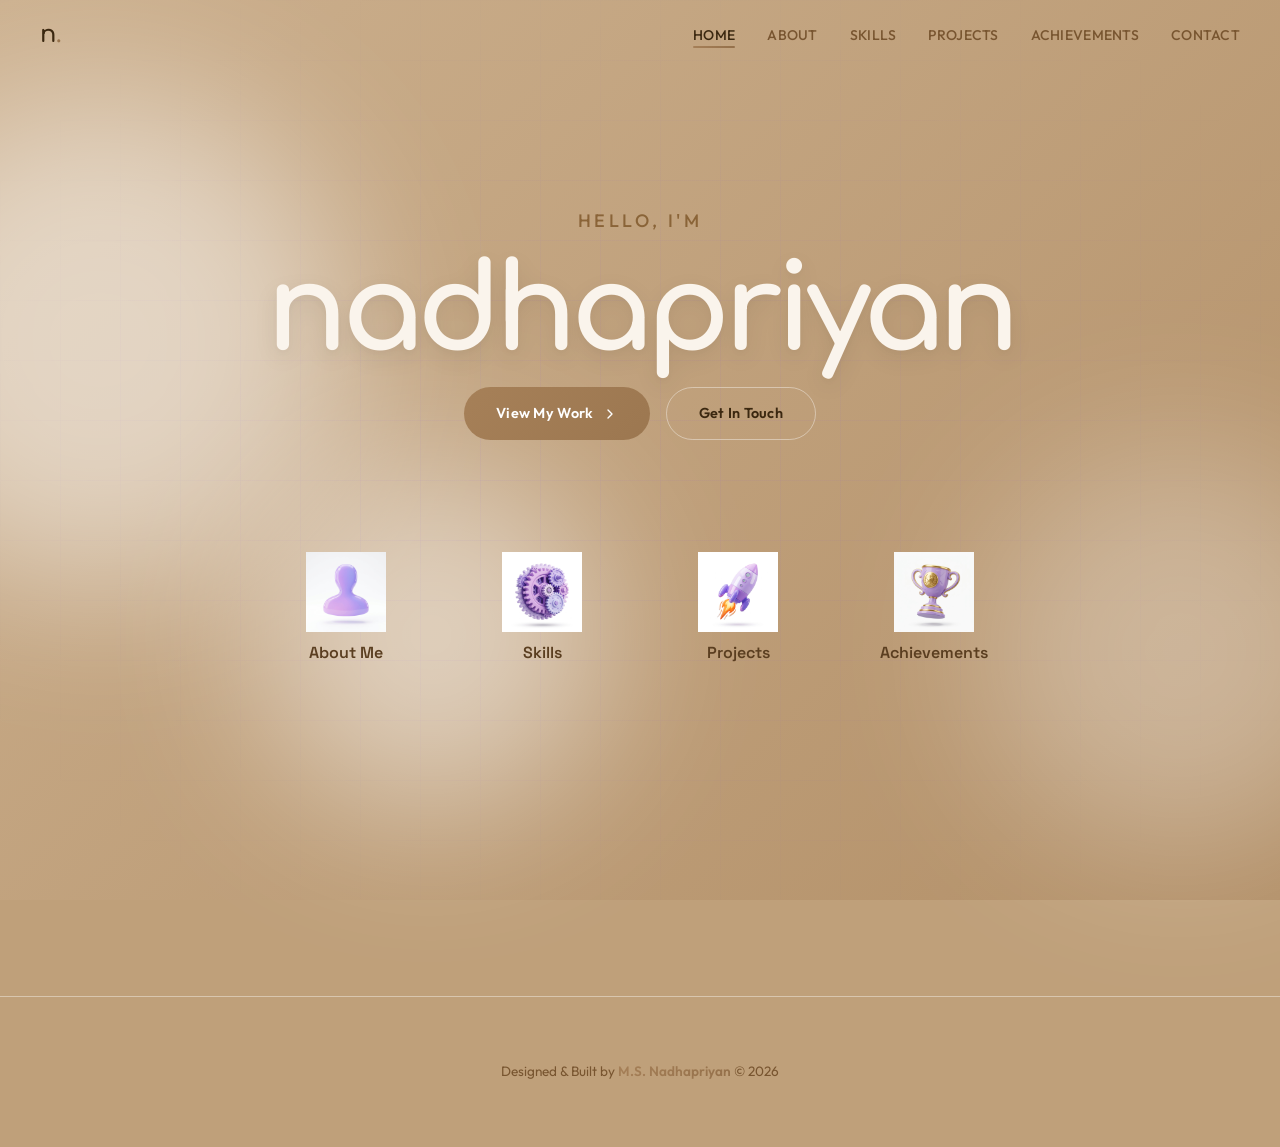
<file: index.html>
<!DOCTYPE html>
<html lang="en">
<head>
  <meta charset="UTF-8">
  <meta name="viewport" content="width=device-width, initial-scale=1.0">
  <title>M.S. Nadhapriyan — Engineer, Innovator & Founder</title>
  <meta name="description" content="Portfolio of M.S. Nadhapriyan — Multidisciplinary engineer specializing in E-Vehicles, Robotics, IoT, Cybersecurity, and AI.">
  <link rel="preconnect" href="https://fonts.googleapis.com">
  <link rel="preconnect" href="https://fonts.gstatic.com" crossorigin>
  <link href="https://fonts.googleapis.com/css2?family=Comfortaa:wght@400;500;600;700&family=Outfit:wght@300;400;500;600;700&family=Space+Grotesk:wght@400;500;600;700&display=swap" rel="stylesheet">
  <link rel="stylesheet" href="styles.css">
</head>
<body>
  <div class="orb orb--violet" aria-hidden="true"></div>
  <div class="orb orb--blue" aria-hidden="true"></div>
  <div class="orb orb--orange" aria-hidden="true"></div>

  <!-- NAV -->
  <nav class="nav" id="navbar" role="navigation" aria-label="Main Navigation">
    <div class="nav__inner">
      <a href="index.html" class="nav__logo" id="nav-logo">n<span>.</span></a>
      <ul class="nav__links" id="nav-links">
        <li><a href="index.html" class="nav__link active">Home</a></li>
        <li><a href="about.html" class="nav__link">About</a></li>
        <li><a href="skills.html" class="nav__link">Skills</a></li>
        <li><a href="projects.html" class="nav__link">Projects</a></li>
        <li><a href="achievements.html" class="nav__link">Achievements</a></li>
        <li><a href="contact.html" class="nav__link">Contact</a></li>
      </ul>
      <button class="nav__hamburger" id="nav-hamburger" aria-label="Toggle navigation menu" aria-expanded="false">
        <span></span><span></span><span></span>
      </button>
    </div>
  </nav>

  <!-- HERO -->
  <section class="hero" id="hero">
    <div class="hero__bg-grid" aria-hidden="true"></div>
    <div class="hero__content">
      <p class="hero__greeting">Hello, I'm</p>
      <h1 class="hero__name"><span class="gradient-text">nadhapriyan</span></h1>
      <div class="hero__cta-group">
        <a href="projects.html" class="btn btn--primary" id="hero-cta-projects">
          View My Work
          <svg width="16" height="16" viewBox="0 0 24 24" fill="none" stroke="currentColor" stroke-width="2" stroke-linecap="round" stroke-linejoin="round"><path d="m9 18 6-6-6-6"/></svg>
        </a>
        <a href="contact.html" class="btn btn--outline" id="hero-cta-contact">Get In Touch</a>
      </div>

      <!-- Quick nav cards -->
      <div class="hero__nav-grid">
        <a href="about.html" class="hero__nav-card" id="nav-card-about">
          <img src="assets/icon_about.png" alt="About Me" class="hero__nav-card-icon-img">
          <span class="hero__nav-card-label">About Me</span>
        </a>
        <a href="skills.html" class="hero__nav-card" id="nav-card-skills">
          <img src="assets/icon_skills.png" alt="Skills" class="hero__nav-card-icon-img">
          <span class="hero__nav-card-label">Skills</span>
        </a>
        <a href="projects.html" class="hero__nav-card" id="nav-card-projects">
          <img src="assets/icon_projects.png" alt="Projects" class="hero__nav-card-icon-img">
          <span class="hero__nav-card-label">Projects</span>
        </a>
        <a href="achievements.html" class="hero__nav-card" id="nav-card-achievements">
          <img src="assets/icon_achievements.png" alt="Achievements" class="hero__nav-card-icon-img">
          <span class="hero__nav-card-label">Achievements</span>
        </a>
      </div>
    </div>

  </section>

  <footer class="footer">
    <p>Designed & Built by <span>M.S. Nadhapriyan</span> &copy; 2026</p>
  </footer>

  <script src="script.js"></script>
</body>
</html>
</file>
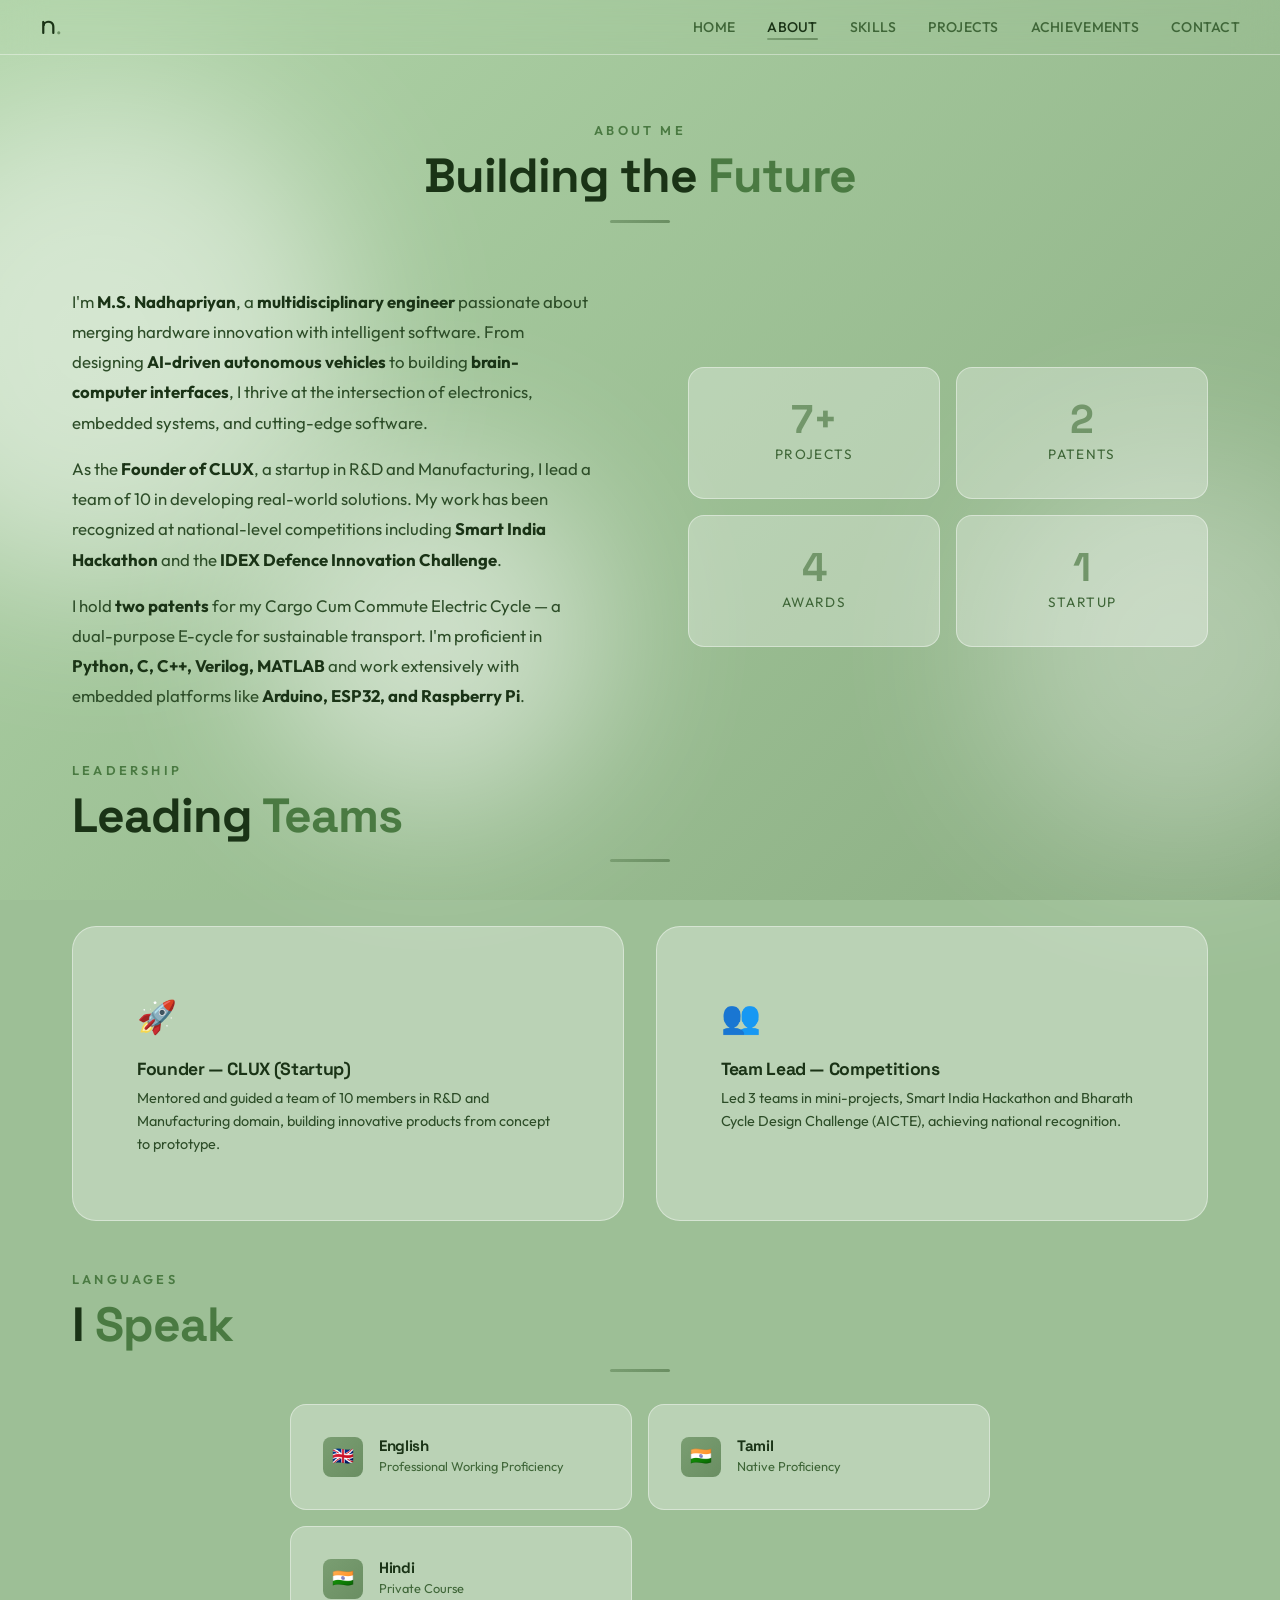
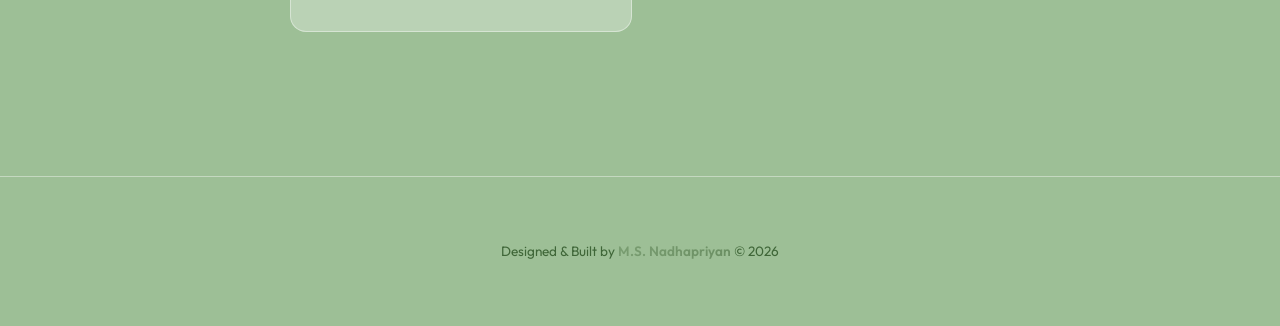
<file: about.html>
<!DOCTYPE html>
<html lang="en">
<head>
  <meta charset="UTF-8">
  <meta name="viewport" content="width=device-width, initial-scale=1.0">
  <title>About — M.S. Nadhapriyan</title>
  <meta name="description" content="Learn about M.S. Nadhapriyan — multidisciplinary engineer, patent holder, and startup founder.">
  <link rel="preconnect" href="https://fonts.googleapis.com">
  <link rel="preconnect" href="https://fonts.gstatic.com" crossorigin>
  <link href="https://fonts.googleapis.com/css2?family=Comfortaa:wght@400;500;600;700&family=Outfit:wght@300;400;500;600;700&family=Space+Grotesk:wght@400;500;600;700&display=swap" rel="stylesheet">
  <link rel="stylesheet" href="styles.css">
</head>
<body>
  <div class="orb orb--violet" aria-hidden="true"></div>
  <div class="orb orb--blue" aria-hidden="true"></div>
  <div class="orb orb--orange" aria-hidden="true"></div>

  <nav class="nav scrolled" id="navbar" role="navigation" aria-label="Main Navigation">
    <div class="nav__inner">
      <a href="index.html" class="nav__logo">n<span>.</span></a>
      <ul class="nav__links" id="nav-links">
        <li><a href="index.html" class="nav__link">Home</a></li>
        <li><a href="about.html" class="nav__link active">About</a></li>
        <li><a href="skills.html" class="nav__link">Skills</a></li>
        <li><a href="projects.html" class="nav__link">Projects</a></li>
        <li><a href="achievements.html" class="nav__link">Achievements</a></li>
        <li><a href="contact.html" class="nav__link">Contact</a></li>
      </ul>
      <button class="nav__hamburger" id="nav-hamburger" aria-label="Toggle navigation menu" aria-expanded="false">
        <span></span><span></span><span></span>
      </button>
    </div>
  </nav>

  <main class="page-content">
    <div class="page-header">
      <div class="container">
        <span class="section-label">About Me</span>
        <h1 class="section-title">Building the <span class="gradient-text">Future</span></h1>
        <div class="section-divider"></div>
      </div>
    </div>

    <section class="container">
      <div class="about__grid">
        <div class="about__text reveal">
          <p>
            I'm <strong>M.S. Nadhapriyan</strong>, a <strong>multidisciplinary engineer</strong> passionate about merging hardware innovation with intelligent software. From designing <strong>AI-driven autonomous vehicles</strong> to building <strong>brain-computer interfaces</strong>, I thrive at the intersection of electronics, embedded systems, and cutting-edge software.
          </p>
          <p>
            As the <strong>Founder of CLUX</strong>, a startup in R&D and Manufacturing, I lead a team of 10 in developing real-world solutions. My work has been recognized at national-level competitions including <strong>Smart India Hackathon</strong> and the <strong>IDEX Defence Innovation Challenge</strong>.
          </p>
          <p>
            I hold <strong>two patents</strong> for my Cargo Cum Commute Electric Cycle — a dual-purpose E-cycle for sustainable transport. I'm proficient in <strong>Python, C, C++, Verilog, MATLAB</strong> and work extensively with embedded platforms like <strong>Arduino, ESP32, and Raspberry Pi</strong>.
          </p>
        </div>

        <div class="about__stats reveal reveal-delay-2">
          <div class="stat-card" id="stat-projects">
            <div class="stat-card__number">7+</div>
            <div class="stat-card__label">Projects</div>
          </div>
          <div class="stat-card" id="stat-patents">
            <div class="stat-card__number">2</div>
            <div class="stat-card__label">Patents</div>
          </div>
          <div class="stat-card" id="stat-awards">
            <div class="stat-card__number">4</div>
            <div class="stat-card__label">Awards</div>
          </div>
          <div class="stat-card" id="stat-startup">
            <div class="stat-card__number">1</div>
            <div class="stat-card__label">Startup</div>
          </div>
        </div>
      </div>
    </section>

    <!-- Leadership -->
    <section class="container" style="padding-top: 2rem;">
      <div class="section-header reveal" style="margin-bottom: 2rem;">
        <span class="section-label">Leadership</span>
        <h2 class="section-title">Leading <span class="gradient-text">Teams</span></h2>
        <div class="section-divider"></div>
      </div>
      <div class="leadership__grid">
        <div class="leadership-card reveal reveal-delay-1" id="leadership-clux">
          <div class="leadership-card__icon">&#128640;</div>
          <h3 class="leadership-card__title">Founder — CLUX (Startup)</h3>
          <p class="leadership-card__desc">Mentored and guided a team of 10 members in R&D and Manufacturing domain, building innovative products from concept to prototype.</p>
        </div>
        <div class="leadership-card reveal reveal-delay-2" id="leadership-teams">
          <div class="leadership-card__icon">&#128101;</div>
          <h3 class="leadership-card__title">Team Lead — Competitions</h3>
          <p class="leadership-card__desc">Led 3 teams in mini-projects, Smart India Hackathon and Bharath Cycle Design Challenge (AICTE), achieving national recognition.</p>
        </div>
      </div>
    </section>

    <!-- Languages -->
    <section class="container" style="padding: 3rem 2rem;">
      <div class="section-header reveal" style="margin-bottom: 2rem;">
        <span class="section-label">Languages</span>
        <h2 class="section-title">I <span class="gradient-text">Speak</span></h2>
        <div class="section-divider"></div>
      </div>
      <div class="certifications__grid reveal" style="max-width: 700px;">
        <div class="cert-card">
          <div class="cert-card__icon">&#127468;&#127463;</div>
          <div>
            <h3 class="cert-card__title">English</h3>
            <p class="cert-card__org">Professional Working Proficiency</p>
          </div>
        </div>
        <div class="cert-card">
          <div class="cert-card__icon">&#127470;&#127475;</div>
          <div>
            <h3 class="cert-card__title">Tamil</h3>
            <p class="cert-card__org">Native Proficiency</p>
          </div>
        </div>
        <div class="cert-card">
          <div class="cert-card__icon">&#127470;&#127475;</div>
          <div>
            <h3 class="cert-card__title">Hindi</h3>
            <p class="cert-card__org">Private Course</p>
          </div>
        </div>
      </div>
    </section>
  </main>

  <footer class="footer">
    <p>Designed & Built by <span>M.S. Nadhapriyan</span> &copy; 2026</p>
  </footer>

  <script src="script.js"></script>
</body>
</html>
</file>
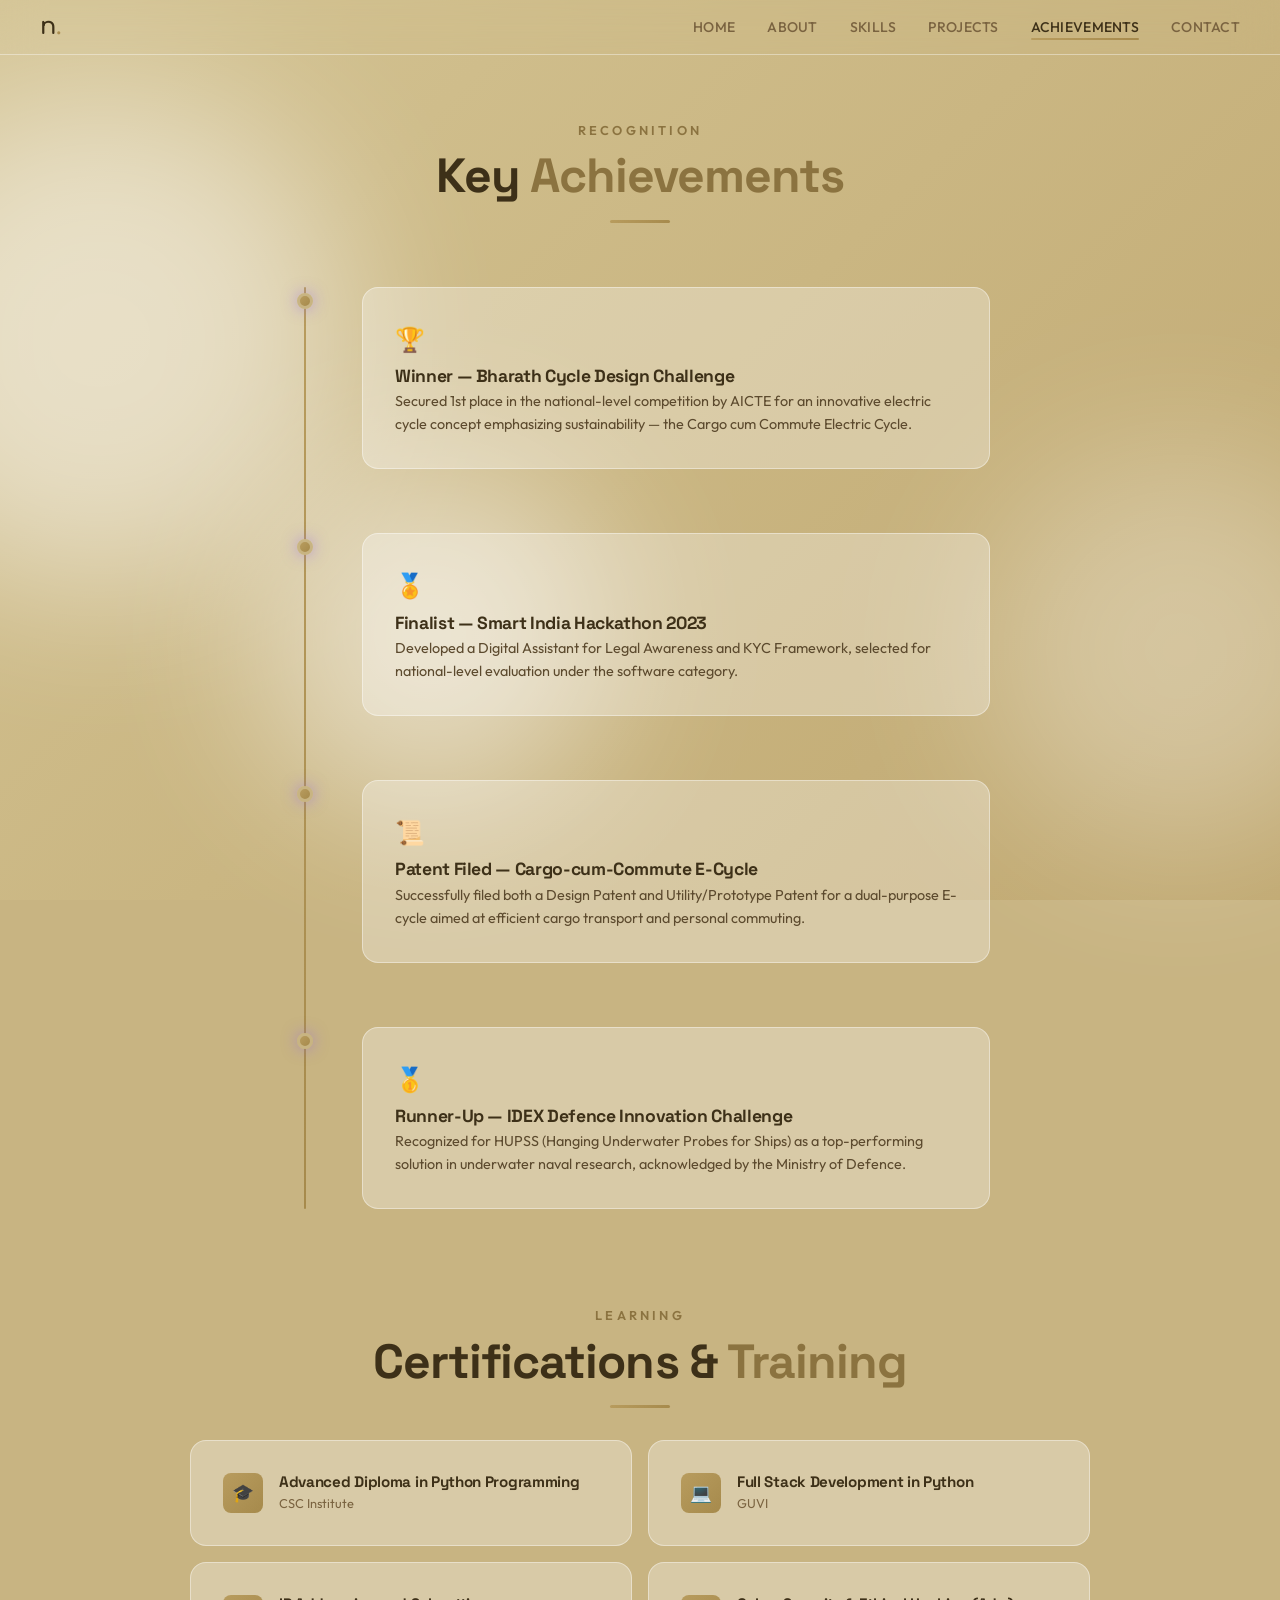
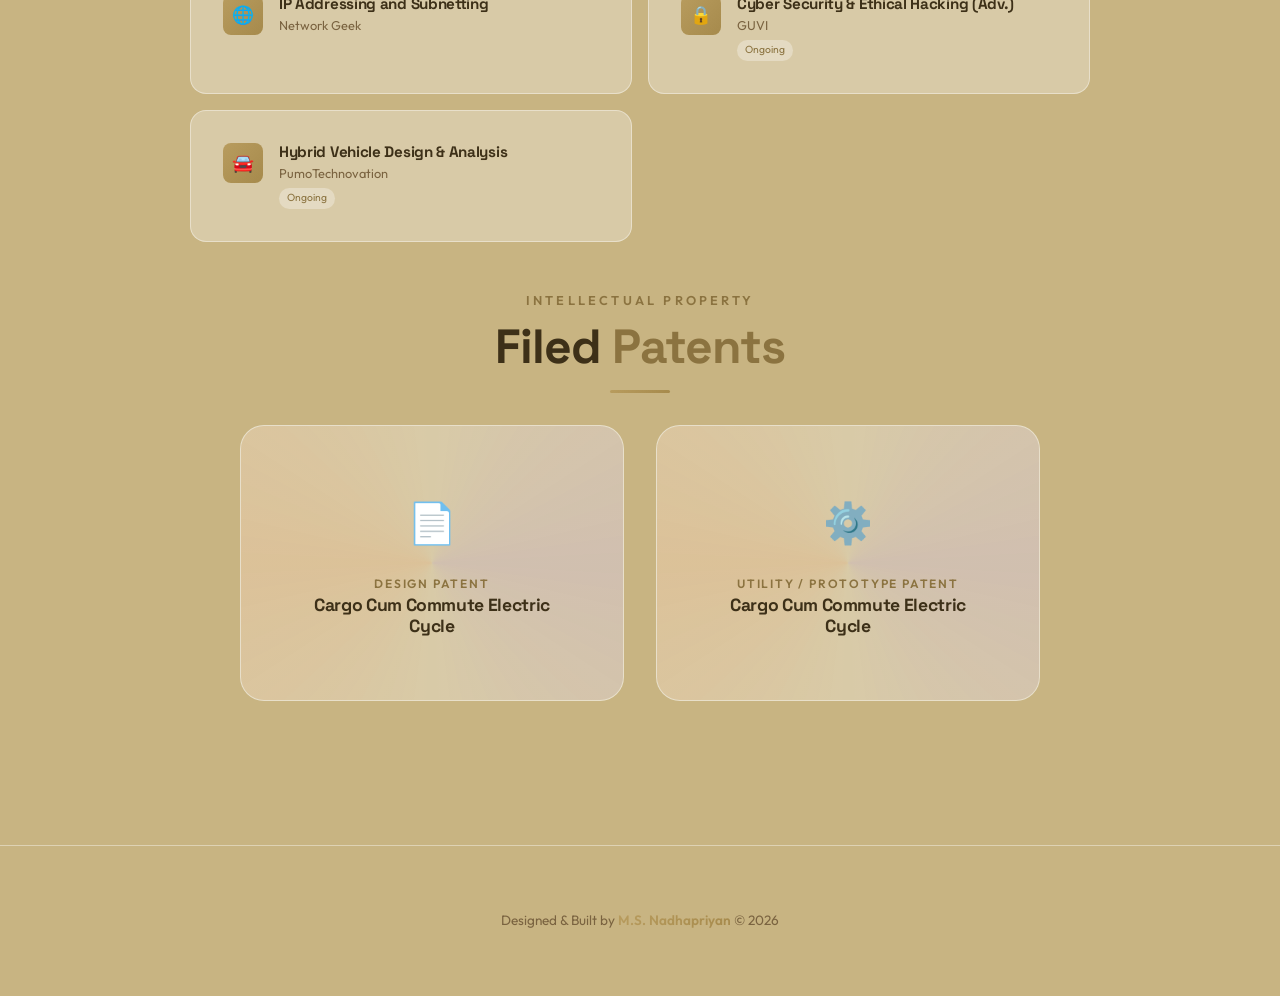
<file: achievements.html>
<!DOCTYPE html>
<html lang="en">
<head>
  <meta charset="UTF-8">
  <meta name="viewport" content="width=device-width, initial-scale=1.0">
  <title>Achievements — M.S. Nadhapriyan</title>
  <meta name="description" content="Achievements, certifications, and patents by M.S. Nadhapriyan.">
  <link rel="preconnect" href="https://fonts.googleapis.com">
  <link rel="preconnect" href="https://fonts.gstatic.com" crossorigin>
  <link href="https://fonts.googleapis.com/css2?family=Comfortaa:wght@400;500;600;700&family=Outfit:wght@300;400;500;600;700&family=Space+Grotesk:wght@400;500;600;700&display=swap" rel="stylesheet">
  <link rel="stylesheet" href="styles.css">
</head>
<body>
  <div class="orb orb--violet" aria-hidden="true"></div>
  <div class="orb orb--blue" aria-hidden="true"></div>
  <div class="orb orb--orange" aria-hidden="true"></div>

  <nav class="nav scrolled" id="navbar" role="navigation" aria-label="Main Navigation">
    <div class="nav__inner">
      <a href="index.html" class="nav__logo">n<span>.</span></a>
      <ul class="nav__links" id="nav-links">
        <li><a href="index.html" class="nav__link">Home</a></li>
        <li><a href="about.html" class="nav__link">About</a></li>
        <li><a href="skills.html" class="nav__link">Skills</a></li>
        <li><a href="projects.html" class="nav__link">Projects</a></li>
        <li><a href="achievements.html" class="nav__link active">Achievements</a></li>
        <li><a href="contact.html" class="nav__link">Contact</a></li>
      </ul>
      <button class="nav__hamburger" id="nav-hamburger" aria-label="Toggle navigation menu" aria-expanded="false">
        <span></span><span></span><span></span>
      </button>
    </div>
  </nav>

  <main class="page-content">
    <!-- ACHIEVEMENTS -->
    <div class="page-header">
      <div class="container">
        <span class="section-label">Recognition</span>
        <h1 class="section-title">Key <span class="gradient-text">Achievements</span></h1>
        <div class="section-divider"></div>
      </div>
    </div>

    <section class="container">
      <div class="achievements__timeline">
        <div class="achievement-item reveal reveal-delay-1">
          <div class="achievement-item__dot"></div>
          <div class="achievement-item__card" id="achievement-bcdc">
            <span class="achievement-item__emoji">&#127942;</span>
            <h2 class="achievement-item__title">Winner — Bharath Cycle Design Challenge</h2>
            <p class="achievement-item__desc">Secured 1st place in the national-level competition by AICTE for an innovative electric cycle concept emphasizing sustainability — the Cargo cum Commute Electric Cycle.</p>
          </div>
        </div>
        <div class="achievement-item reveal reveal-delay-2">
          <div class="achievement-item__dot"></div>
          <div class="achievement-item__card" id="achievement-sih">
            <span class="achievement-item__emoji">&#127941;</span>
            <h2 class="achievement-item__title">Finalist — Smart India Hackathon 2023</h2>
            <p class="achievement-item__desc">Developed a Digital Assistant for Legal Awareness and KYC Framework, selected for national-level evaluation under the software category.</p>
          </div>
        </div>
        <div class="achievement-item reveal reveal-delay-3">
          <div class="achievement-item__dot"></div>
          <div class="achievement-item__card" id="achievement-patent">
            <span class="achievement-item__emoji">&#128220;</span>
            <h2 class="achievement-item__title">Patent Filed — Cargo-cum-Commute E-Cycle</h2>
            <p class="achievement-item__desc">Successfully filed both a Design Patent and Utility/Prototype Patent for a dual-purpose E-cycle aimed at efficient cargo transport and personal commuting.</p>
          </div>
        </div>
        <div class="achievement-item reveal reveal-delay-4">
          <div class="achievement-item__dot"></div>
          <div class="achievement-item__card" id="achievement-idex">
            <span class="achievement-item__emoji">&#129351;</span>
            <h2 class="achievement-item__title">Runner-Up — IDEX Defence Innovation Challenge</h2>
            <p class="achievement-item__desc">Recognized for HUPSS (Hanging Underwater Probes for Ships) as a top-performing solution in underwater naval research, acknowledged by the Ministry of Defence.</p>
          </div>
        </div>
      </div>
    </section>

    <!-- CERTIFICATIONS -->
    <section class="container" style="padding-top: 2rem;">
      <div class="section-header reveal" style="margin-bottom: 2rem; text-align: center;">
        <span class="section-label">Learning</span>
        <h2 class="section-title">Certifications & <span class="gradient-text">Training</span></h2>
        <div class="section-divider"></div>
      </div>
      <div class="certifications__grid">
        <div class="cert-card reveal reveal-delay-1" id="cert-adpp">
          <div class="cert-card__icon">&#127891;</div>
          <div>
            <h3 class="cert-card__title">Advanced Diploma in Python Programming</h3>
            <p class="cert-card__org">CSC Institute</p>
          </div>
        </div>
        <div class="cert-card reveal reveal-delay-2" id="cert-fullstack">
          <div class="cert-card__icon">&#128187;</div>
          <div>
            <h3 class="cert-card__title">Full Stack Development in Python</h3>
            <p class="cert-card__org">GUVI</p>
          </div>
        </div>
        <div class="cert-card reveal reveal-delay-3" id="cert-networking">
          <div class="cert-card__icon">&#127760;</div>
          <div>
            <h3 class="cert-card__title">IP Addressing and Subnetting</h3>
            <p class="cert-card__org">Network Geek</p>
          </div>
        </div>
        <div class="cert-card reveal reveal-delay-4" id="cert-cybersec">
          <div class="cert-card__icon">&#128274;</div>
          <div>
            <h3 class="cert-card__title">Cyber Security & Ethical Hacking (Adv.)</h3>
            <p class="cert-card__org">GUVI</p>
            <span class="cert-card__badge">Ongoing</span>
          </div>
        </div>
        <div class="cert-card reveal reveal-delay-5" id="cert-vehicle">
          <div class="cert-card__icon">&#128664;</div>
          <div>
            <h3 class="cert-card__title">Hybrid Vehicle Design & Analysis</h3>
            <p class="cert-card__org">PumoTechnovation</p>
            <span class="cert-card__badge">Ongoing</span>
          </div>
        </div>
      </div>
    </section>

    <!-- PATENTS -->
    <section class="container" style="padding: 3rem 2rem;">
      <div class="section-header reveal" style="margin-bottom: 2rem; text-align: center;">
        <span class="section-label">Intellectual Property</span>
        <h2 class="section-title">Filed <span class="gradient-text">Patents</span></h2>
        <div class="section-divider"></div>
      </div>
      <div class="patents__grid">
        <div class="patent-card reveal reveal-delay-1" id="patent-design">
          <div class="patent-card__icon">&#128196;</div>
          <span class="patent-card__type">Design Patent</span>
          <h3 class="patent-card__title">Cargo Cum Commute Electric Cycle</h3>
        </div>
        <div class="patent-card reveal reveal-delay-2" id="patent-utility">
          <div class="patent-card__icon">&#9881;&#65039;</div>
          <span class="patent-card__type">Utility / Prototype Patent</span>
          <h3 class="patent-card__title">Cargo Cum Commute Electric Cycle</h3>
        </div>
      </div>
    </section>
  </main>

  <footer class="footer">
    <p>Designed & Built by <span>M.S. Nadhapriyan</span> &copy; 2026</p>
  </footer>
  <script src="script.js"></script>
</body>
</html>
</file>
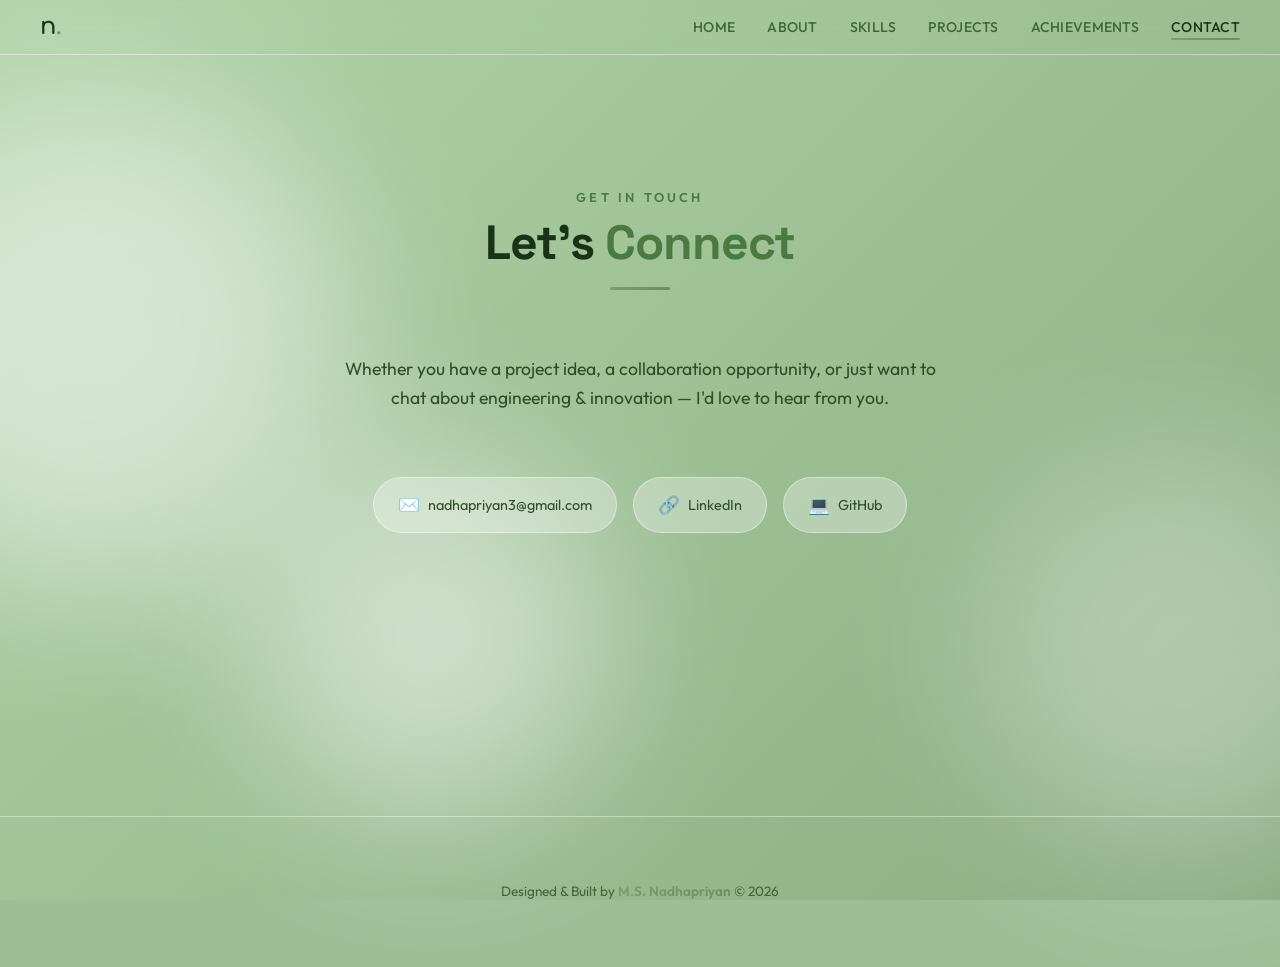
<file: contact.html>
<!DOCTYPE html>
<html lang="en">
<head>
  <meta charset="UTF-8">
  <meta name="viewport" content="width=device-width, initial-scale=1.0">
  <title>Contact — M.S. Nadhapriyan</title>
  <meta name="description" content="Get in touch with M.S. Nadhapriyan for collaboration and opportunities.">
  <link rel="preconnect" href="https://fonts.googleapis.com">
  <link rel="preconnect" href="https://fonts.gstatic.com" crossorigin>
  <link href="https://fonts.googleapis.com/css2?family=Comfortaa:wght@400;500;600;700&family=Outfit:wght@300;400;500;600;700&family=Space+Grotesk:wght@400;500;600;700&display=swap" rel="stylesheet">
  <link rel="stylesheet" href="styles.css">
</head>
<body>
  <div class="orb orb--violet" aria-hidden="true"></div>
  <div class="orb orb--blue" aria-hidden="true"></div>
  <div class="orb orb--orange" aria-hidden="true"></div>

  <nav class="nav scrolled" id="navbar" role="navigation" aria-label="Main Navigation">
    <div class="nav__inner">
      <a href="index.html" class="nav__logo">n<span>.</span></a>
      <ul class="nav__links" id="nav-links">
        <li><a href="index.html" class="nav__link">Home</a></li>
        <li><a href="about.html" class="nav__link">About</a></li>
        <li><a href="skills.html" class="nav__link">Skills</a></li>
        <li><a href="projects.html" class="nav__link">Projects</a></li>
        <li><a href="achievements.html" class="nav__link">Achievements</a></li>
        <li><a href="contact.html" class="nav__link active">Contact</a></li>
      </ul>
      <button class="nav__hamburger" id="nav-hamburger" aria-label="Toggle navigation menu" aria-expanded="false">
        <span></span><span></span><span></span>
      </button>
    </div>
  </nav>

  <main class="page-content" style="min-height: 80vh; display: flex; align-items: center;">
    <div class="container" style="width: 100%;">
      <div class="page-header" style="padding-top: 0;">
        <span class="section-label">Get In Touch</span>
        <h1 class="section-title">Let's <span class="gradient-text">Connect</span></h1>
        <div class="section-divider"></div>
      </div>

      <div class="contact__content reveal">
        <p class="contact__subtitle">
          Whether you have a project idea, a collaboration opportunity, or just want to chat about engineering & innovation — I'd love to hear from you.
        </p>

        <div class="contact__links">
          <a href="mailto:nadhapriyan3@gmail.com" class="contact__link" id="contact-email">
            <span class="contact__link-icon">&#9993;&#65039;</span>
            nadhapriyan3@gmail.com
          </a>
          <a href="https://www.linkedin.com/in/nadhapriyanms" target="_blank" class="contact__link" id="contact-linkedin">
            <span class="contact__link-icon">&#128279;</span>
            LinkedIn
          </a>
          <a href="https://github.com/nadhapriyan001" target="_blank" class="contact__link" id="contact-github">
            <span class="contact__link-icon">&#128187;</span>
            GitHub
          </a>
        </div>
      </div>
    </div>
  </main>

  <footer class="footer">
    <p>Designed & Built by <span>M.S. Nadhapriyan</span> &copy; 2026</p>
  </footer>
  <script src="script.js"></script>
</body>
</html>
</file>
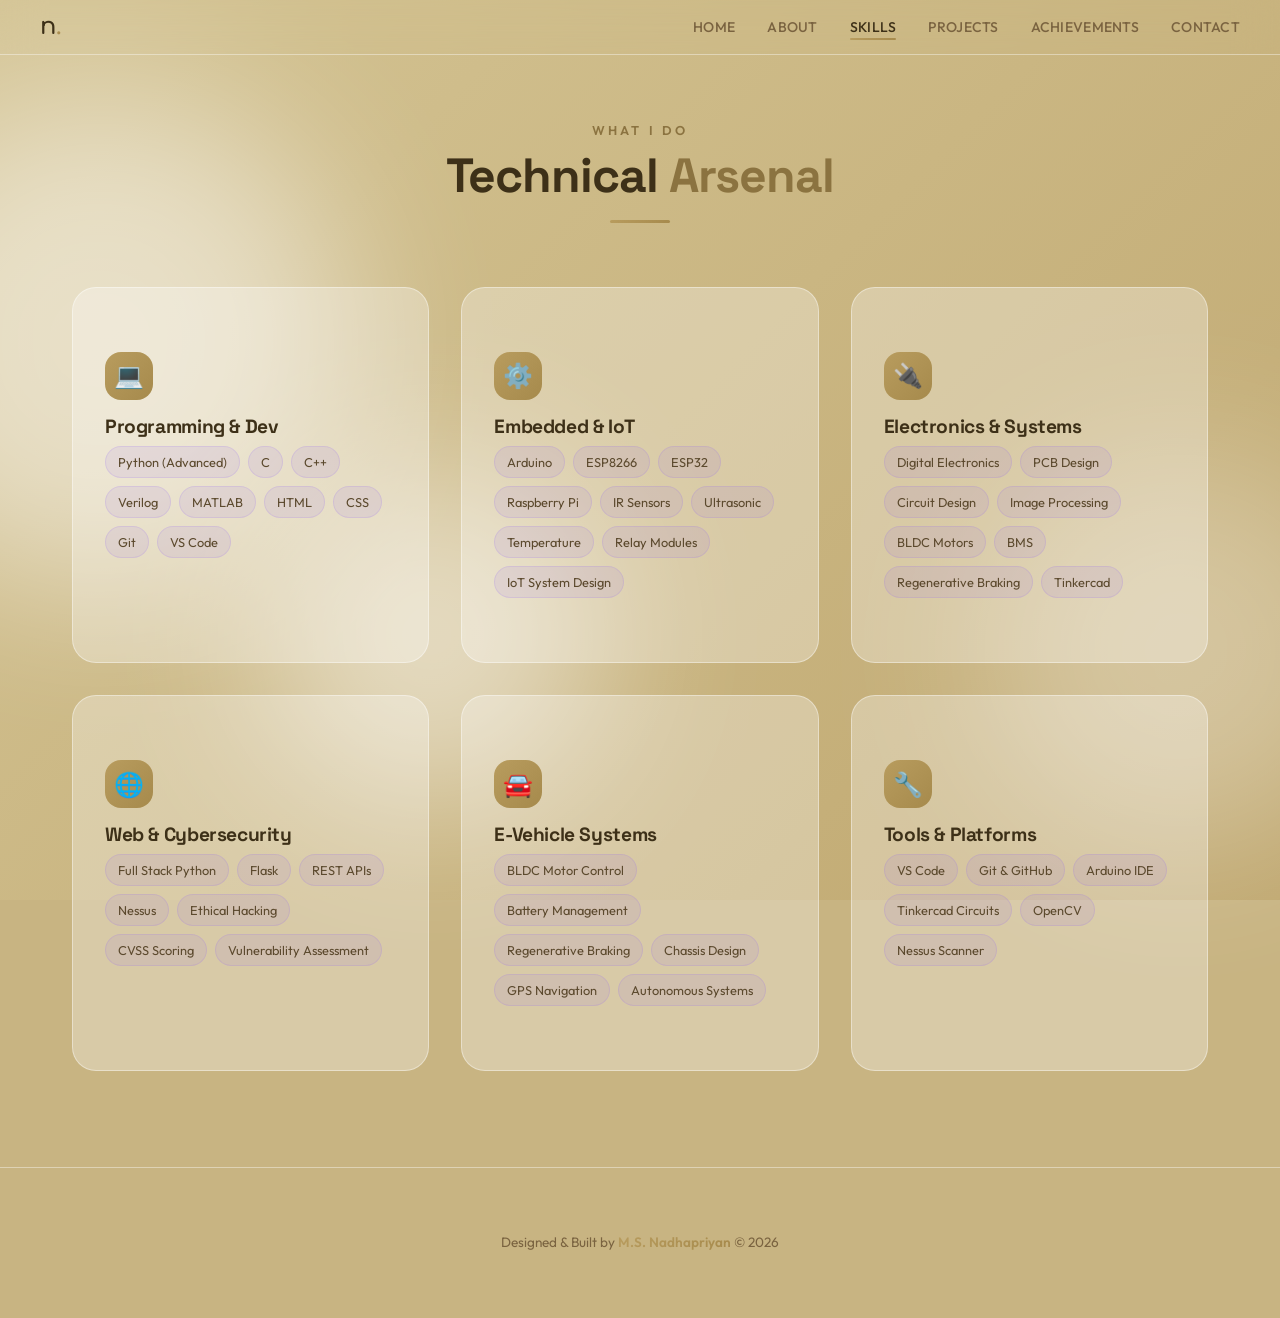
<file: skills.html>
<!DOCTYPE html>
<html lang="en">
<head>
  <meta charset="UTF-8">
  <meta name="viewport" content="width=device-width, initial-scale=1.0">
  <title>Skills — M.S. Nadhapriyan</title>
  <meta name="description" content="Technical skills of M.S. Nadhapriyan — Programming, Embedded Systems, IoT, Electronics, and Cybersecurity.">
  <link rel="preconnect" href="https://fonts.googleapis.com">
  <link rel="preconnect" href="https://fonts.gstatic.com" crossorigin>
  <link href="https://fonts.googleapis.com/css2?family=Comfortaa:wght@400;500;600;700&family=Outfit:wght@300;400;500;600;700&family=Space+Grotesk:wght@400;500;600;700&display=swap" rel="stylesheet">
  <link rel="stylesheet" href="styles.css">
</head>
<body>
  <div class="orb orb--violet" aria-hidden="true"></div>
  <div class="orb orb--blue" aria-hidden="true"></div>
  <div class="orb orb--orange" aria-hidden="true"></div>

  <nav class="nav scrolled" id="navbar" role="navigation" aria-label="Main Navigation">
    <div class="nav__inner">
      <a href="index.html" class="nav__logo">n<span>.</span></a>
      <ul class="nav__links" id="nav-links">
        <li><a href="index.html" class="nav__link">Home</a></li>
        <li><a href="about.html" class="nav__link">About</a></li>
        <li><a href="skills.html" class="nav__link active">Skills</a></li>
        <li><a href="projects.html" class="nav__link">Projects</a></li>
        <li><a href="achievements.html" class="nav__link">Achievements</a></li>
        <li><a href="contact.html" class="nav__link">Contact</a></li>
      </ul>
      <button class="nav__hamburger" id="nav-hamburger" aria-label="Toggle navigation menu" aria-expanded="false">
        <span></span><span></span><span></span>
      </button>
    </div>
  </nav>

  <main class="page-content">
    <div class="page-header">
      <div class="container">
        <span class="section-label">What I Do</span>
        <h1 class="section-title">Technical <span class="gradient-text">Arsenal</span></h1>
        <div class="section-divider"></div>
      </div>
    </div>

    <section class="container">
      <div class="skills__grid">
        <div class="skill-card reveal reveal-delay-1" id="skill-programming">
          <div class="skill-card__icon">&#128187;</div>
          <h2 class="skill-card__title">Programming & Dev</h2>
          <div class="skill-card__items">
            <span class="skill-tag">Python (Advanced)</span>
            <span class="skill-tag">C</span>
            <span class="skill-tag">C++</span>
            <span class="skill-tag">Verilog</span>
            <span class="skill-tag">MATLAB</span>
            <span class="skill-tag">HTML</span>
            <span class="skill-tag">CSS</span>
            <span class="skill-tag">Git</span>
            <span class="skill-tag">VS Code</span>
          </div>
        </div>

        <div class="skill-card reveal reveal-delay-2" id="skill-embedded">
          <div class="skill-card__icon">&#9881;&#65039;</div>
          <h2 class="skill-card__title">Embedded & IoT</h2>
          <div class="skill-card__items">
            <span class="skill-tag">Arduino</span>
            <span class="skill-tag">ESP8266</span>
            <span class="skill-tag">ESP32</span>
            <span class="skill-tag">Raspberry Pi</span>
            <span class="skill-tag">IR Sensors</span>
            <span class="skill-tag">Ultrasonic</span>
            <span class="skill-tag">Temperature</span>
            <span class="skill-tag">Relay Modules</span>
            <span class="skill-tag">IoT System Design</span>
          </div>
        </div>

        <div class="skill-card reveal reveal-delay-3" id="skill-electronics">
          <div class="skill-card__icon">&#128268;</div>
          <h2 class="skill-card__title">Electronics & Systems</h2>
          <div class="skill-card__items">
            <span class="skill-tag">Digital Electronics</span>
            <span class="skill-tag">PCB Design</span>
            <span class="skill-tag">Circuit Design</span>
            <span class="skill-tag">Image Processing</span>
            <span class="skill-tag">BLDC Motors</span>
            <span class="skill-tag">BMS</span>
            <span class="skill-tag">Regenerative Braking</span>
            <span class="skill-tag">Tinkercad</span>
          </div>
        </div>

        <div class="skill-card reveal reveal-delay-4" id="skill-web">
          <div class="skill-card__icon">&#127760;</div>
          <h2 class="skill-card__title">Web & Cybersecurity</h2>
          <div class="skill-card__items">
            <span class="skill-tag">Full Stack Python</span>
            <span class="skill-tag">Flask</span>
            <span class="skill-tag">REST APIs</span>
            <span class="skill-tag">Nessus</span>
            <span class="skill-tag">Ethical Hacking</span>
            <span class="skill-tag">CVSS Scoring</span>
            <span class="skill-tag">Vulnerability Assessment</span>
          </div>
        </div>

        <div class="skill-card reveal reveal-delay-5" id="skill-evehicle">
          <div class="skill-card__icon">&#128664;</div>
          <h2 class="skill-card__title">E-Vehicle Systems</h2>
          <div class="skill-card__items">
            <span class="skill-tag">BLDC Motor Control</span>
            <span class="skill-tag">Battery Management</span>
            <span class="skill-tag">Regenerative Braking</span>
            <span class="skill-tag">Chassis Design</span>
            <span class="skill-tag">GPS Navigation</span>
            <span class="skill-tag">Autonomous Systems</span>
          </div>
        </div>

        <div class="skill-card reveal reveal-delay-5" id="skill-tools">
          <div class="skill-card__icon">&#128295;</div>
          <h2 class="skill-card__title">Tools & Platforms</h2>
          <div class="skill-card__items">
            <span class="skill-tag">VS Code</span>
            <span class="skill-tag">Git & GitHub</span>
            <span class="skill-tag">Arduino IDE</span>
            <span class="skill-tag">Tinkercad Circuits</span>
            <span class="skill-tag">OpenCV</span>
            <span class="skill-tag">Nessus Scanner</span>
          </div>
        </div>
      </div>
    </section>
  </main>

  <footer class="footer">
    <p>Designed & Built by <span>M.S. Nadhapriyan</span> &copy; 2026</p>
  </footer>

  <script src="script.js"></script>
</body>
</html>
</file>
<file: styles.css>
/* ============================================================
   PORTFOLIO — M.S. NADHAPRIYAN
   Multi-Page Design System
   Violet-Blue-Orange Gradient · Funky Minimalist
   Fonts: Fredoka (name) + Space Grotesk (headings) + Outfit (body)
   ============================================================ */

/* --- CSS CUSTOM PROPERTIES --- */
:root {
  /* Base Variables (default: gold) */
  --bg-primary: #c8b482;
  --bg-dark: var(--bg-primary);
  --bg-section: var(--bg-primary);
  --bg-card: transparent;
  --bg-gradient-hero: linear-gradient(135deg, #d4c494 0%, #c0a870 100%);
  --bg-gradient-accent: linear-gradient(135deg, #b89c5e 0%, #a68a4c 100%);

  /* Glass */
  --glass-bg: rgba(255, 255, 255, 0.3);
  --glass-bg-hover: rgba(255, 255, 255, 0.5);
  --glass-border: rgba(255, 255, 255, 0.4);
  --glass-border-hover: rgba(255, 255, 255, 0.7);

  /* Text */
  --text-primary: #3d3018;
  --text-secondary: #5c4a2e;
  --text-muted: #7a6340;
  --text-accent: #8b7340;
  --name-color: #faf6ed;

  /* Typography */
  --font-display: 'Comfortaa', sans-serif;
  --font-heading: 'Space Grotesk', sans-serif;
  --font-body: 'Outfit', sans-serif;

  /* Spacing */
  --space-xs: 0.25rem;
  --space-sm: 0.5rem;
  --space-md: 1rem;
  --space-lg: 2rem;
  --space-xl: 4rem;
  --space-2xl: 6rem;
  --space-3xl: 8rem;

  /* Radius */
  --radius-sm: 8px;
  --radius-md: 16px;
  --radius-lg: 24px;
  --radius-xl: 32px;
  --radius-full: 9999px;

  /* Shadows */
  --shadow-glow-violet: 0 0 30px rgba(255, 255, 255, 0.4);
  --shadow-glow-orange: 0 0 30px rgba(255, 255, 255, 0.4);
  --shadow-card: 0 8px 32px rgba(0, 0, 0, 0.04);
  --shadow-card-hover: 0 16px 48px rgba(0, 0, 0, 0.08);

  /* Transitions */
  --ease-out-expo: cubic-bezier(0.16, 1, 0.3, 1);
  --ease-out-back: cubic-bezier(0.34, 1.56, 0.64, 1);
  --transition-fast: 0.2s var(--ease-out-expo);
  --transition-med: 0.4s var(--ease-out-expo);
  --transition-slow: 0.6s var(--ease-out-expo);
}

/* Theme: Gold/Khaki */
html.theme-gold {
  --bg-primary: #c8b482;
  --bg-gradient-hero: linear-gradient(135deg, #d4c494 0%, #c0a870 100%);
  --bg-gradient-accent: linear-gradient(135deg, #b89c5e 0%, #a68a4c 100%);
  --text-primary: #3d3018;
  --text-secondary: #5c4a2e;
  --text-muted: #7a6340;
  --text-accent: #8b7340;
  --name-color: #faf6ed;
}
/* Theme: Sage Green */
html.theme-green {
  --bg-primary: #9dbf96;
  --bg-gradient-hero: linear-gradient(135deg, #b0d4a8 0%, #8aad82 100%);
  --bg-gradient-accent: linear-gradient(135deg, #7a9e72 0%, #6a8e62 100%);
  --text-primary: #1a3316;
  --text-secondary: #2d4d28;
  --text-muted: #3f6638;
  --text-accent: #4a7a42;
  --name-color: #f2f8f0;
}
/* Theme: Tan/Brown */
html.theme-brown {
  --bg-primary: #bfa07a;
  --bg-gradient-hero: linear-gradient(135deg, #ccb08e 0%, #b39068 100%);
  --bg-gradient-accent: linear-gradient(135deg, #a68058 0%, #94704a 100%);
  --text-primary: #3b2810;
  --text-secondary: #5a3e20;
  --text-muted: #785530;
  --text-accent: #8a6438;
  --name-color: #faf4ec;
}
/* Theme: Lilac/Mauve */
html.theme-lilac {
  --bg-primary: #cca0cc;
  --bg-gradient-hero: linear-gradient(135deg, #dbb4db 0%, #bf8cbf 100%);
  --bg-gradient-accent: linear-gradient(135deg, #b07ab0 0%, #9e689e 100%);
  --text-primary: #3d1a3d;
  --text-secondary: #5c2e5c;
  --text-muted: #7a4078;
  --text-accent: #8b4a8b;
  --name-color: #faf2fa;
}

/* --- RESET & BASE --- */
*, *::before, *::after {
  margin: 0; padding: 0; box-sizing: border-box;
}

html {
  scroll-behavior: smooth;
  font-size: 16px;
  -webkit-font-smoothing: antialiased;
  -moz-osx-font-smoothing: grayscale;
}

body {
  font-family: var(--font-body);
  background: var(--bg-dark);
  color: var(--text-primary);
  line-height: 1.6;
  overflow-x: hidden;
  position: relative;
  min-height: 100vh;
}

body::before {
  content: '';
  position: fixed;
  inset: 0;
  background: var(--bg-gradient-hero);
  z-index: -2;
}

h1, h2, h3, h4, h5, h6 {
  font-family: var(--font-heading);
  font-weight: 700;
  line-height: 1.15;
  letter-spacing: -0.02em;
}

a { color: var(--text-accent); text-decoration: none; transition: color var(--transition-fast); }
a:hover { color: var(--text-primary); }
img { max-width: 100%; display: block; }
ul, ol { list-style: none; }

section {
  position: relative;
  padding: var(--space-3xl) var(--space-lg);
}

.container {
  max-width: 1200px;
  margin: 0 auto;
  padding: 0 var(--space-lg);
}

/* --- FLOATING ORBS --- */
.orb {
  position: fixed;
  border-radius: 50%;
  filter: blur(80px);
  z-index: -1;
  pointer-events: none;
}
.orb--violet {
  width: 500px; height: 500px;
  background: var(--glass-bg-hover);
  top: 10%; left: -150px;
  animation: orbFloat 25s ease-in-out infinite;
}
.orb--blue {
  width: 400px; height: 400px;
  background: var(--glass-bg);
  top: 50%; right: -100px;
  animation: orbFloat 30s ease-in-out infinite reverse;
}
.orb--orange {
  width: 350px; height: 350px;
  background: var(--glass-bg-hover);
  bottom: 10%; left: 20%;
  animation: orbFloat 22s ease-in-out infinite 5s;
}

/* ============================================================
   NAVIGATION (shared across pages)
   ============================================================ */
.nav {
  position: fixed;
  top: 0; left: 0; right: 0;
  z-index: 1000;
  padding: var(--space-md) var(--space-lg);
  transition: all var(--transition-med);
}

.nav.scrolled {
  background: var(--bg-card);
  backdrop-filter: blur(20px);
  -webkit-backdrop-filter: blur(20px);
  border-bottom: 1px solid var(--glass-border);
  padding: var(--space-sm) var(--space-lg);
}

.nav__inner {
  max-width: 1200px;
  margin: 0 auto;
  display: flex;
  justify-content: space-between;
  align-items: center;
}

.nav__logo {
  font-family: var(--font-display);
  font-size: 1.5rem;
  font-weight: 600;
  color: var(--text-primary);
}
.nav__logo span {
  background: var(--bg-gradient-accent);
  -webkit-background-clip: text;
  background-clip: text;
  -webkit-text-fill-color: transparent;
}

.nav__links {
  display: flex;
  gap: var(--space-lg);
  align-items: center;
}

.nav__link {
  font-family: var(--font-body);
  font-size: 0.875rem;
  font-weight: 500;
  color: var(--text-muted);
  transition: all var(--transition-fast);
  position: relative;
  letter-spacing: 0.02em;
  text-transform: uppercase;
}
.nav__link::after {
  content: '';
  position: absolute;
  bottom: -4px; left: 0;
  width: 0; height: 2px;
  background: var(--bg-gradient-accent);
  transition: width var(--transition-med);
  border-radius: var(--radius-full);
}
.nav__link:hover, .nav__link.active {
  color: var(--text-primary);
}
.nav__link:hover::after, .nav__link.active::after {
  width: 100%;
}

.nav__hamburger {
  display: none;
  flex-direction: column;
  gap: 5px;
  cursor: pointer;
  background: none;
  border: none;
  padding: 4px;
}
.nav__hamburger span {
  width: 24px; height: 2px;
  background: var(--text-primary);
  border-radius: 2px;
  transition: all var(--transition-fast);
}

/* ============================================================
   PAGE TRANSITION
   ============================================================ */
.page-content {
  opacity: 0;
  transform: translateY(20px);
  animation: pageEnter 0.6s var(--ease-out-expo) 0.1s forwards;
}

@keyframes pageEnter {
  to { opacity: 1; transform: translateY(0); }
}

/* ============================================================
   HERO (index.html)
   ============================================================ */
.hero {
  min-height: 100vh;
  display: flex;
  align-items: center;
  justify-content: center;
  text-align: center;
  position: relative;
  padding: var(--space-3xl) var(--space-lg) 140px;
  overflow: hidden;
}

.hero__bg-grid {
  position: absolute;
  inset: 0;
  background-image:
    linear-gradient(rgba(139, 92, 246, 0.05) 1px, transparent 1px),
    linear-gradient(90deg, rgba(139, 92, 246, 0.05) 1px, transparent 1px);
  background-size: 60px 60px;
  mask-image: radial-gradient(ellipse 60% 60% at 50% 50%, black 20%, transparent 100%);
  -webkit-mask-image: radial-gradient(ellipse 60% 60% at 50% 50%, black 20%, transparent 100%);
}

.hero__content {
  position: relative;
  z-index: 1;
  max-width: 900px;
}

.hero__greeting {
  font-family: var(--font-body);
  font-size: clamp(0.875rem, 1.5vw, 1.125rem);
  font-weight: 500;
  color: var(--text-accent);
  text-transform: uppercase;
  letter-spacing: 0.2em;
  margin-bottom: var(--space-md);
  opacity: 0;
  animation: fadeSlideUp 0.8s var(--ease-out-expo) 0.2s forwards;
}

/* THE NAME — Comfortaa (Anita-style geometric rounded font) */
.hero__name {
  font-family: var(--font-display);
  font-size: clamp(3.5rem, 10vw, 7.5rem);
  font-weight: 700;
  line-height: 1;
  letter-spacing: -0.05em;
  margin-bottom: var(--space-md);
  opacity: 0;
  animation: fadeSlideUp 0.8s var(--ease-out-expo) 0.4s forwards;
}

.hero__name .gradient-text {
  background: none;
  color: var(--name-color);
  -webkit-text-fill-color: var(--name-color);
  text-shadow: 0 8px 24px rgba(0, 0, 0, 0.08), 0 4px 8px rgba(0, 0, 0, 0.04);
}

.hero__tagline {
  font-size: clamp(1rem, 2.5vw, 1.5rem);
  color: var(--text-secondary);
  font-weight: 400;
  margin-bottom: var(--space-xl);
  opacity: 0;
  animation: fadeSlideUp 0.8s var(--ease-out-expo) 0.6s forwards;
}

.hero__cta-group {
  display: flex;
  gap: var(--space-md);
  justify-content: center;
  flex-wrap: wrap;
  opacity: 0;
  animation: fadeSlideUp 0.8s var(--ease-out-expo) 0.8s forwards;
}

.hero__scroll-indicator {
  position: absolute;
  bottom: var(--space-xl);
  left: 50%;
  transform: translateX(-50%);
  display: flex;
  flex-direction: column;
  align-items: center;
  gap: var(--space-sm);
  opacity: 0;
  animation: fadeSlideUp 0.8s var(--ease-out-expo) 1.2s forwards;
}
.hero__scroll-indicator span {
  font-size: 0.75rem;
  color: var(--text-muted);
  text-transform: uppercase;
  letter-spacing: 0.15em;
}
.hero__scroll-line {
  width: 1px; height: 40px;
  background: linear-gradient(to bottom, var(--text-accent), transparent);
  animation: scrollPulse 2s ease-in-out infinite;
}

/* Navigation cards on hero page */
.hero__nav-grid {
  display: grid;
  grid-template-columns: repeat(auto-fit, minmax(180px, 1fr));
  gap: var(--space-md);
  max-width: 800px;
  margin: var(--space-2xl) auto 0;
  opacity: 0;
  animation: fadeSlideUp 0.8s var(--ease-out-expo) 1s forwards;
}

.hero__nav-card {
  padding: var(--space-md);
  text-align: center;
  transition: all var(--transition-med);
  cursor: pointer;
  color: var(--text-secondary);
}
.hero__nav-card:hover {
  transform: translateY(-6px);
  color: var(--text-primary);
}
.hero__nav-card-icon-img {
  width: 80px;
  height: 80px;
  margin: 0 auto var(--space-sm);
  object-fit: contain;
  mix-blend-mode: multiply;
}
.hero__nav-card-label {
  font-family: var(--font-heading);
  font-size: 1rem;
  font-weight: 600;
  display: block;
}

/* ============================================================
   BUTTONS
   ============================================================ */
.btn {
  font-family: var(--font-body);
  font-size: 0.9rem;
  font-weight: 600;
  padding: 0.85rem 2rem;
  border-radius: var(--radius-full);
  border: none;
  cursor: pointer;
  transition: all var(--transition-med);
  position: relative;
  overflow: hidden;
  display: inline-flex;
  align-items: center;
  gap: var(--space-sm);
  letter-spacing: 0.02em;
}
.btn--primary {
  background: var(--bg-gradient-accent);
  color: white;
  background-size: 200% auto;
}
.btn--primary:hover {
  background-position: right center;
  transform: translateY(-2px);
  box-shadow: 0 8px 30px rgba(139, 92, 246, 0.4);
}
.btn--outline {
  background: transparent;
  color: var(--text-primary);
  border: 1px solid var(--glass-border);
}
.btn--outline:hover {
  background: var(--glass-bg-hover);
  border-color: var(--glass-border-hover);
  transform: translateY(-2px);
}
.btn--back {
  background: var(--glass-bg);
  color: var(--text-secondary);
  border: 1px solid var(--glass-border);
  padding: 0.6rem 1.5rem;
  font-size: 0.85rem;
}
.btn--back:hover {
  background: var(--glass-bg-hover);
  color: var(--text-primary);
}

/* ============================================================
   SECTION HEADERS (shared)
   ============================================================ */
.page-header {
  padding-top: 120px;
  padding-bottom: var(--space-xl);
  text-align: center;
}

.section-label {
  font-family: var(--font-body);
  font-size: 0.8rem;
  font-weight: 600;
  color: var(--text-accent);
  text-transform: uppercase;
  letter-spacing: 0.25em;
  margin-bottom: var(--space-sm);
  display: block;
}

.section-title {
  font-size: clamp(2rem, 4vw, 3rem);
  color: var(--text-primary);
}

.section-title .gradient-text {
  background: none;
  color: var(--text-accent);
  -webkit-text-fill-color: var(--text-accent);
}

.section-divider {
  width: 60px; height: 3px;
  background: var(--bg-gradient-accent);
  border-radius: var(--radius-full);
  margin: var(--space-md) auto 0;
}

/* ============================================================
   ABOUT PAGE
   ============================================================ */
.about__grid {
  display: grid;
  grid-template-columns: 1fr 1fr;
  gap: var(--space-2xl);
  align-items: center;
}

.about__text p {
  font-size: 1.05rem;
  color: var(--text-secondary);
  margin-bottom: var(--space-md);
  line-height: 1.8;
}
.about__text p strong { color: var(--text-primary); }

.about__stats {
  display: grid;
  grid-template-columns: repeat(2, 1fr);
  gap: var(--space-md);
}

.stat-card {
  background: var(--glass-bg);
  border: 1px solid var(--glass-border);
  border-radius: var(--radius-md);
  padding: var(--space-lg);
  text-align: center;
  backdrop-filter: blur(10px);
  -webkit-backdrop-filter: blur(10px);
  transition: all var(--transition-med);
}
.stat-card:hover {
  background: var(--glass-bg-hover);
  border-color: var(--glass-border-hover);
  transform: translateY(-4px);
  box-shadow: var(--shadow-card-hover);
}
.stat-card__number {
  font-family: var(--font-heading);
  font-size: 2.5rem;
  font-weight: 700;
  background: var(--bg-gradient-accent);
  -webkit-background-clip: text;
  background-clip: text;
  -webkit-text-fill-color: transparent;
  line-height: 1;
  margin-bottom: var(--space-xs);
}
.stat-card__label {
  font-size: 0.85rem;
  color: var(--text-muted);
  text-transform: uppercase;
  letter-spacing: 0.1em;
}

/* Leadership */
.leadership__grid {
  display: grid;
  grid-template-columns: repeat(auto-fit, minmax(300px, 1fr));
  gap: var(--space-lg);
  margin-top: var(--space-xl);
}
.leadership-card {
  background: var(--glass-bg);
  border: 1px solid var(--glass-border);
  border-radius: var(--radius-lg);
  padding: var(--space-xl);
  backdrop-filter: blur(10px);
  -webkit-backdrop-filter: blur(10px);
  transition: all var(--transition-med);
}
.leadership-card:hover {
  background: var(--glass-bg-hover);
  transform: translateY(-4px);
  box-shadow: var(--shadow-card-hover);
}
.leadership-card__icon { font-size: 2rem; margin-bottom: var(--space-md); }
.leadership-card__title {
  font-family: var(--font-heading);
  font-size: 1.1rem;
  color: var(--text-primary);
  margin-bottom: var(--space-sm);
}
.leadership-card__desc {
  font-size: 0.9rem;
  color: var(--text-secondary);
  line-height: 1.6;
}

/* ============================================================
   SKILLS PAGE
   ============================================================ */
.skills__grid {
  display: grid;
  grid-template-columns: repeat(auto-fit, minmax(280px, 1fr));
  gap: var(--space-lg);
}

.skill-card {
  background: var(--glass-bg);
  border: 1px solid var(--glass-border);
  border-radius: var(--radius-lg);
  padding: var(--space-xl) var(--space-lg);
  transition: all var(--transition-med);
  backdrop-filter: blur(10px);
  -webkit-backdrop-filter: blur(10px);
  position: relative;
  overflow: hidden;
}
.skill-card::before {
  content: '';
  position: absolute;
  top: 0; left: 0; right: 0;
  height: 3px;
  background: var(--bg-gradient-accent);
  transform: scaleX(0);
  transform-origin: left;
  transition: transform var(--transition-med);
}
.skill-card:hover {
  background: var(--glass-bg-hover);
  border-color: var(--glass-border-hover);
  transform: translateY(-6px);
  box-shadow: var(--shadow-card-hover);
}
.skill-card:hover::before { transform: scaleX(1); }

.skill-card__icon {
  width: 48px; height: 48px;
  border-radius: var(--radius-md);
  background: var(--bg-gradient-accent);
  display: flex;
  align-items: center;
  justify-content: center;
  font-size: 1.5rem;
  margin-bottom: var(--space-md);
}
.skill-card__title {
  font-family: var(--font-heading);
  font-size: 1.2rem;
  margin-bottom: var(--space-sm);
  color: var(--text-primary);
}
.skill-card__items { display: flex; flex-wrap: wrap; gap: var(--space-sm); }

.skill-tag {
  font-size: 0.8rem;
  padding: 0.3rem 0.75rem;
  background: rgba(139, 92, 246, 0.1);
  border: 1px solid rgba(139, 92, 246, 0.15);
  border-radius: var(--radius-full);
  color: var(--text-secondary);
  transition: all var(--transition-fast);
}
.skill-tag:hover {
  background: var(--glass-bg-hover);
  border-color: var(--glass-border-hover);
  color: var(--text-primary);
}

/* ============================================================
   PROJECTS PAGE — 3D CAROUSEL
   ============================================================ */
.projects-page {
  padding-top: 100px;
  min-height: 100vh;
}

.carousel {
  position: relative;
  width: 100%;
  max-width: 1400px;
  margin: 0 auto;
  perspective: 1200px;
}

.carousel__viewport {
  position: relative;
  width: 100%;
  height: 480px;
  display: flex;
  align-items: center;
  justify-content: center;
  overflow: visible;
}

.carousel__track {
  position: relative;
  width: 100%;
  height: 100%;
  display: flex;
  align-items: center;
  justify-content: center;
}

.carousel__card {
  position: absolute;
  width: 300px;
  height: 400px;
  border-radius: var(--radius-xl);
  overflow: hidden;
  cursor: pointer;
  transition: all 0.7s var(--ease-out-expo);
  will-change: transform, filter, opacity;
  background: var(--bg-card);
  border: 1px solid var(--glass-border);
  box-shadow: var(--shadow-card);
}

.carousel__card-image {
  width: 100%;
  height: 100%;
  object-fit: cover;
  transition: transform 0.7s var(--ease-out-expo);
}

.carousel__card-overlay {
  position: absolute;
  inset: 0;
  background: linear-gradient(180deg, transparent 40%, rgba(10, 1, 24, 0.9) 100%);
  display: flex;
  flex-direction: column;
  justify-content: flex-end;
  padding: var(--space-lg);
  opacity: 0;
  transition: opacity 0.5s var(--ease-out-expo);
}
.carousel__card.active .carousel__card-overlay { opacity: 1; }

.carousel__card-category {
  font-size: 0.7rem;
  font-weight: 600;
  text-transform: uppercase;
  letter-spacing: 0.15em;
  color: var(--text-accent);
  margin-bottom: var(--space-xs);
}
.carousel__card-title {
  font-family: var(--font-heading);
  font-size: 1.1rem;
  color: var(--text-primary);
  line-height: 1.3;
}
.carousel__card-hint {
  font-size: 0.75rem;
  color: var(--text-muted);
  margin-top: var(--space-sm);
  opacity: 0;
  transition: opacity 0.3s ease;
}
.carousel__card.active .carousel__card-hint { opacity: 1; }

/* Carousel card states */
.carousel__card.active {
  z-index: 10;
  transform: translateX(0) scale(1) rotateY(0);
  filter: blur(0) brightness(1);
  opacity: 1;
  box-shadow: var(--shadow-card-hover);
  border-color: var(--glass-border-hover);
}
.carousel__card.active .carousel__card-image { transform: scale(1.05); }

.carousel__card.prev-1 {
  z-index: 5;
  transform: translateX(-340px) scale(0.85) rotateY(8deg);
  filter: blur(3px) brightness(0.7);
  opacity: 0.7;
}
.carousel__card.next-1 {
  z-index: 5;
  transform: translateX(340px) scale(0.85) rotateY(-8deg);
  filter: blur(3px) brightness(0.7);
  opacity: 0.7;
}
.carousel__card.prev-2 {
  z-index: 2;
  transform: translateX(-600px) scale(0.7) rotateY(15deg);
  filter: blur(6px) brightness(0.5);
  opacity: 0.4;
}
.carousel__card.next-2 {
  z-index: 2;
  transform: translateX(600px) scale(0.7) rotateY(-15deg);
  filter: blur(6px) brightness(0.5);
  opacity: 0.4;
}
.carousel__card.hidden-card {
  z-index: 0;
  transform: translateX(0) scale(0.5);
  filter: blur(10px) brightness(0.3);
  opacity: 0;
  pointer-events: none;
}

/* Carousel controls */
.carousel__controls {
  display: flex;
  justify-content: center;
  align-items: center;
  gap: var(--space-lg);
  margin-top: var(--space-lg);
}
.carousel__btn {
  width: 48px; height: 48px;
  border-radius: 50%;
  background: var(--glass-bg);
  border: 1px solid var(--glass-border);
  color: var(--text-primary);
  font-size: 1.2rem;
  cursor: pointer;
  transition: all var(--transition-fast);
  display: flex;
  align-items: center;
  justify-content: center;
  backdrop-filter: blur(10px);
  -webkit-backdrop-filter: blur(10px);
}
.carousel__btn:hover {
  background: var(--glass-bg-hover);
  border-color: var(--glass-border-hover);
  box-shadow: var(--shadow-glow-violet);
  transform: scale(1.1);
}
.carousel__dots { display: flex; gap: var(--space-sm); }
.carousel__dot {
  width: 8px; height: 8px;
  border-radius: 50%;
  background: var(--text-muted);
  border: none;
  cursor: pointer;
  transition: all var(--transition-fast);
  padding: 0;
}
.carousel__dot.active {
  width: 28px;
  border-radius: var(--radius-full);
  background: var(--bg-gradient-accent);
}

/* ============================================================
   PROJECT DETAIL OVERLAY — Pull-Out Animation
   ============================================================ */
.project-overlay {
  position: fixed;
  inset: 0;
  z-index: 2000;
  background: rgba(10, 1, 24, 0.92);
  backdrop-filter: blur(25px);
  -webkit-backdrop-filter: blur(25px);
  display: flex;
  align-items: center;
  justify-content: center;
  opacity: 0;
  visibility: hidden;
  transition: all 0.5s var(--ease-out-expo);
}
.project-overlay.active {
  opacity: 1;
  visibility: visible;
}

.project-overlay__inner {
  width: 90%;
  max-width: 1200px;
  height: 80vh;
  max-height: 650px;
  display: grid;
  grid-template-columns: 420px 1fr;
  gap: var(--space-xl);
  align-items: center;
  padding: var(--space-xl);
}

.project-overlay__image-wrap {
  width: 100%;
  height: 100%;
  max-height: 520px;
  border-radius: var(--radius-xl);
  overflow: hidden;
  box-shadow: 0 20px 80px rgba(139, 92, 246, 0.3);
  border: 1px solid var(--glass-border-hover);
  transform: translateX(-80px) scale(0.8) rotateY(10deg);
  opacity: 0;
  transition: all 0.7s var(--ease-out-expo) 0.15s;
}
.project-overlay.active .project-overlay__image-wrap {
  transform: translateX(0) scale(1) rotateY(0);
  opacity: 1;
}

.project-overlay__image {
  width: 100%;
  height: 100%;
  object-fit: cover;
}

.project-overlay__details {
  overflow-y: auto;
  max-height: 80vh;
  padding-right: var(--space-md);
  transform: translateX(60px);
  opacity: 0;
  transition: all 0.6s var(--ease-out-expo) 0.35s;
}
.project-overlay.active .project-overlay__details {
  transform: translateX(0);
  opacity: 1;
}

/* Custom scrollbar for detail panel */
.project-overlay__details::-webkit-scrollbar { width: 4px; }
.project-overlay__details::-webkit-scrollbar-track { background: transparent; }
.project-overlay__details::-webkit-scrollbar-thumb {
  background: var(--glass-border);
  border-radius: var(--radius-full);
}

.project-overlay__close {
  position: absolute;
  top: var(--space-lg);
  right: var(--space-lg);
  width: 44px; height: 44px;
  border-radius: 50%;
  background: var(--glass-bg);
  border: 1px solid var(--glass-border);
  color: var(--text-primary);
  font-size: 1.2rem;
  cursor: pointer;
  display: flex;
  align-items: center;
  justify-content: center;
  transition: all var(--transition-fast);
  z-index: 10;
  backdrop-filter: blur(10px);
  -webkit-backdrop-filter: blur(10px);
}
.project-overlay__close:hover {
  background: var(--glass-bg-hover);
  border-color: var(--glass-border-hover);
  transform: rotate(90deg) scale(1.1);
}

.project-overlay__category {
  font-size: 0.75rem;
  font-weight: 600;
  text-transform: uppercase;
  letter-spacing: 0.2em;
  color: var(--text-accent);
  margin-bottom: var(--space-sm);
}

.project-overlay__title {
  font-family: var(--font-heading);
  font-size: clamp(1.5rem, 3vw, 2.2rem);
  color: var(--text-primary);
  margin-bottom: var(--space-lg);
  line-height: 1.2;
}

.detail-block {
  margin-bottom: var(--space-lg);
}

.detail-block__label {
  font-family: var(--font-heading);
  font-size: 0.8rem;
  font-weight: 600;
  text-transform: uppercase;
  letter-spacing: 0.15em;
  color: var(--text-accent);
  margin-bottom: var(--space-sm);
  display: flex;
  align-items: center;
  gap: var(--space-sm);
}
.detail-block__label::before {
  content: '';
  width: 12px; height: 2px;
  background: var(--bg-gradient-accent);
  border-radius: var(--radius-full);
}

.detail-block__content {
  font-size: 0.95rem;
  color: var(--text-secondary);
  line-height: 1.7;
}

.detail-block__tags {
  display: flex;
  flex-wrap: wrap;
  gap: var(--space-sm);
}

.detail-tag {
  font-size: 0.78rem;
  padding: 0.35rem 0.85rem;
  background: rgba(139, 92, 246, 0.1);
  border: 1px solid rgba(139, 92, 246, 0.2);
  border-radius: var(--radius-full);
  color: var(--text-secondary);
}

.detail-tag--orange {
  background: var(--glass-bg);
  border-color: var(--glass-border);
  color: var(--text-accent);
}

.detail-tag--blue {
  background: var(--glass-bg);
  border-color: var(--glass-border);
  color: var(--text-muted);
}

/* ============================================================
   ACHIEVEMENTS PAGE
   ============================================================ */
.achievements__timeline {
  position: relative;
  max-width: 700px;
  margin: 0 auto;
  padding-left: 40px;
}
.achievements__timeline::before {
  content: '';
  position: absolute;
  top: 0; left: 14px;
  width: 2px; height: 100%;
  background: var(--bg-gradient-accent);
  border-radius: var(--radius-full);
}

.achievement-item {
  position: relative;
  margin-bottom: var(--space-xl);
  padding-left: var(--space-lg);
}
.achievement-item__dot {
  position: absolute;
  left: -33px; top: 6px;
  width: 16px; height: 16px;
  border-radius: 50%;
  background: var(--bg-gradient-accent);
  border: 3px solid var(--bg-dark);
  box-shadow: 0 0 15px rgba(139, 92, 246, 0.5);
}
.achievement-item__card {
  background: var(--glass-bg);
  border: 1px solid var(--glass-border);
  border-radius: var(--radius-md);
  padding: var(--space-lg);
  backdrop-filter: blur(10px);
  -webkit-backdrop-filter: blur(10px);
  transition: all var(--transition-med);
}
.achievement-item__card:hover {
  background: var(--glass-bg-hover);
  border-color: var(--glass-border-hover);
  transform: translateX(8px);
  box-shadow: var(--shadow-card-hover);
}
.achievement-item__emoji { font-size: 1.5rem; margin-bottom: var(--space-sm); display: inline-block; }
.achievement-item__title {
  font-family: var(--font-heading);
  font-size: 1.1rem;
  color: var(--text-primary);
  margin-bottom: var(--space-xs);
}
.achievement-item__desc {
  font-size: 0.9rem;
  color: var(--text-secondary);
  line-height: 1.6;
}

/* Certifications grid */
.certifications__grid {
  display: grid;
  grid-template-columns: repeat(auto-fit, minmax(300px, 1fr));
  gap: var(--space-md);
  max-width: 900px;
  margin: 0 auto;
}
.cert-card {
  background: var(--glass-bg);
  border: 1px solid var(--glass-border);
  border-radius: var(--radius-md);
  padding: var(--space-lg);
  backdrop-filter: blur(10px);
  -webkit-backdrop-filter: blur(10px);
  transition: all var(--transition-med);
  display: flex;
  align-items: flex-start;
  gap: var(--space-md);
}
.cert-card:hover {
  background: var(--glass-bg-hover);
  border-color: var(--glass-border-hover);
  transform: translateY(-4px);
  box-shadow: var(--shadow-card-hover);
}
.cert-card__icon {
  flex-shrink: 0;
  width: 40px; height: 40px;
  border-radius: var(--radius-sm);
  background: var(--bg-gradient-accent);
  display: flex;
  align-items: center;
  justify-content: center;
  font-size: 1.1rem;
}
.cert-card__title { font-family: var(--font-heading); font-size: 0.95rem; color: var(--text-primary); margin-bottom: 2px; }
.cert-card__org { font-size: 0.8rem; color: var(--text-muted); }
.cert-card__badge {
  font-size: 0.65rem;
  padding: 0.15rem 0.5rem;
  background: var(--glass-bg);
  color: var(--text-accent);
  border-radius: var(--radius-full);
  margin-top: 4px;
  display: inline-block;
}

/* Patents */
.patents__grid {
  display: grid;
  grid-template-columns: repeat(auto-fit, minmax(320px, 1fr));
  gap: var(--space-lg);
  max-width: 800px;
  margin: 0 auto;
}
.patent-card {
  background: var(--glass-bg);
  border: 1px solid var(--glass-border);
  border-radius: var(--radius-lg);
  padding: var(--space-xl);
  backdrop-filter: blur(10px);
  -webkit-backdrop-filter: blur(10px);
  transition: all var(--transition-med);
  text-align: center;
  position: relative;
  overflow: hidden;
}
.patent-card::before {
  content: '';
  position: absolute;
  top: -50%; left: -50%;
  width: 200%; height: 200%;
  background: conic-gradient(from 0deg, transparent, rgba(139, 92, 246, 0.1), transparent, rgba(249, 115, 22, 0.1), transparent);
  animation: patentGlow 8s linear infinite;
}
.patent-card > * { position: relative; z-index: 1; }
.patent-card:hover {
  transform: translateY(-6px);
  box-shadow: var(--shadow-card-hover);
}
.patent-card__icon { font-size: 2.5rem; margin-bottom: var(--space-md); }
.patent-card__type {
  font-size: 0.75rem;
  font-weight: 600;
  text-transform: uppercase;
  letter-spacing: 0.15em;
  color: var(--text-accent);
  margin-bottom: var(--space-xs);
}
.patent-card__title {
  font-family: var(--font-heading);
  font-size: 1.1rem;
  color: var(--text-primary);
}

/* ============================================================
   CONTACT PAGE
   ============================================================ */
.contact__content {
  max-width: 600px;
  margin: 0 auto;
  text-align: center;
}
.contact__subtitle {
  font-size: 1.1rem;
  color: var(--text-secondary);
  margin-bottom: var(--space-xl);
  line-height: 1.7;
}
.contact__links {
  display: flex;
  justify-content: center;
  gap: var(--space-md);
  flex-wrap: wrap;
}
.contact__link {
  display: flex;
  align-items: center;
  gap: var(--space-sm);
  padding: 0.8rem 1.5rem;
  background: var(--glass-bg);
  border: 1px solid var(--glass-border);
  border-radius: var(--radius-full);
  color: var(--text-secondary);
  transition: all var(--transition-med);
  font-size: 0.9rem;
  backdrop-filter: blur(10px);
  -webkit-backdrop-filter: blur(10px);
}
.contact__link:hover {
  background: var(--glass-bg-hover);
  border-color: var(--glass-border-hover);
  color: var(--text-primary);
  transform: translateY(-3px);
  box-shadow: var(--shadow-card-hover);
}
.contact__link-icon { font-size: 1.1rem; }

/* ============================================================
   FOOTER (shared)
   ============================================================ */
.footer {
  text-align: center;
  padding: var(--space-xl) var(--space-lg);
  border-top: 1px solid var(--glass-border);
  color: var(--text-muted);
  font-size: 0.85rem;
  margin-top: var(--space-2xl);
}
.footer span {
  background: var(--bg-gradient-accent);
  -webkit-background-clip: text;
  background-clip: text;
  -webkit-text-fill-color: transparent;
  font-weight: 600;
}

/* ============================================================
   SCROLL REVEAL
   ============================================================ */
.reveal {
  opacity: 0;
  transform: translateY(40px);
  transition: all 0.8s var(--ease-out-expo);
}
.reveal.revealed { opacity: 1; transform: translateY(0); }

.reveal-delay-1 { transition-delay: 0.1s; }
.reveal-delay-2 { transition-delay: 0.2s; }
.reveal-delay-3 { transition-delay: 0.3s; }
.reveal-delay-4 { transition-delay: 0.4s; }
.reveal-delay-5 { transition-delay: 0.5s; }

/* ============================================================
   KEYFRAMES
   ============================================================ */
@keyframes fadeSlideUp {
  from { opacity: 0; transform: translateY(30px); }
  to { opacity: 1; transform: translateY(0); }
}
@keyframes gradientShift {
  0%, 100% { background-position: 0% 50%; }
  50% { background-position: 100% 50%; }
}
@keyframes orbFloat {
  0%, 100% { transform: translate(0, 0); }
  25% { transform: translate(30px, -40px); }
  50% { transform: translate(-20px, 20px); }
  75% { transform: translate(40px, 10px); }
}
@keyframes scrollPulse {
  0%, 100% { opacity: 0.3; transform: scaleY(1); }
  50% { opacity: 1; transform: scaleY(1.2); }
}
@keyframes patentGlow {
  from { transform: rotate(0deg); }
  to { transform: rotate(360deg); }
}

/* ============================================================
   RESPONSIVE
   ============================================================ */
@media (max-width: 1024px) {
  .carousel__card { width: 260px; height: 360px; }
  .carousel__card.prev-1 { transform: translateX(-280px) scale(0.82) rotateY(8deg); }
  .carousel__card.next-1 { transform: translateX(280px) scale(0.82) rotateY(-8deg); }
  .carousel__card.prev-2 { transform: translateX(-490px) scale(0.65) rotateY(15deg); }
  .carousel__card.next-2 { transform: translateX(490px) scale(0.65) rotateY(-15deg); }

  .project-overlay__inner {
    grid-template-columns: 1fr;
    height: auto;
    max-height: 90vh;
    overflow-y: auto;
    padding: var(--space-xl) var(--space-lg);
  }
  .project-overlay__image-wrap {
    max-height: 300px;
    width: 100%;
  }
}

@media (max-width: 768px) {
  section { padding: var(--space-2xl) var(--space-md); }

  .nav__links {
    display: none;
    position: fixed;
    inset: 0;
    background: rgba(10, 1, 24, 0.95);
    backdrop-filter: blur(20px);
    -webkit-backdrop-filter: blur(20px);
    flex-direction: column;
    justify-content: center;
    gap: var(--space-xl);
    z-index: 999;
  }
  .nav__links.open { display: flex; }
  .nav__link { font-size: 1.5rem; }
  .nav__hamburger { display: flex; z-index: 1001; }
  .nav__hamburger.open span:nth-child(1) { transform: rotate(45deg) translate(5px, 5px); }
  .nav__hamburger.open span:nth-child(2) { opacity: 0; }
  .nav__hamburger.open span:nth-child(3) { transform: rotate(-45deg) translate(5px, -5px); }

  .about__grid { grid-template-columns: 1fr; gap: var(--space-xl); }

  .carousel__viewport { height: 400px; }
  .carousel__card { width: 240px; height: 320px; }
  .carousel__card.prev-1 { transform: translateX(-180px) scale(0.78) rotateY(10deg); }
  .carousel__card.next-1 { transform: translateX(180px) scale(0.78) rotateY(-10deg); }
  .carousel__card.prev-2, .carousel__card.next-2 { opacity: 0; pointer-events: none; }

  .project-overlay__inner {
    grid-template-columns: 1fr;
    padding: var(--space-lg) var(--space-md);
    gap: var(--space-md);
  }
  .project-overlay__image-wrap { max-height: 250px; }

  .hero__nav-grid { grid-template-columns: repeat(2, 1fr); }

  .achievements__timeline { padding-left: 30px; }
  .achievements__timeline::before { left: 8px; }
  .achievement-item__dot { left: -28px; width: 12px; height: 12px; }

  .certifications__grid { grid-template-columns: 1fr; }
  .patents__grid { grid-template-columns: 1fr; }
  .contact__links { flex-direction: column; align-items: center; }
}

@media (max-width: 480px) {
  .hero__cta-group { flex-direction: column; align-items: center; }
  .btn { width: 100%; max-width: 260px; justify-content: center; }
  .hero__nav-grid { grid-template-columns: 1fr 1fr; gap: var(--space-sm); }
  .stat-card__number { font-size: 2rem; }
  .carousel__card { width: 220px; height: 300px; }
  .carousel__card.prev-1 { transform: translateX(-150px) scale(0.75) rotateY(12deg); }
  .carousel__card.next-1 { transform: translateX(150px) scale(0.75) rotateY(-12deg); }
}

/* Reduced motion */
@media (prefers-reduced-motion: reduce) {
  *, *::before, *::after {
    animation-duration: 0.01ms !important;
    animation-iteration-count: 1 !important;
    transition-duration: 0.01ms !important;
  }
  html { scroll-behavior: auto; }
  .reveal { opacity: 1; transform: none; }
  .page-content { opacity: 1; transform: none; }
}
</file>
